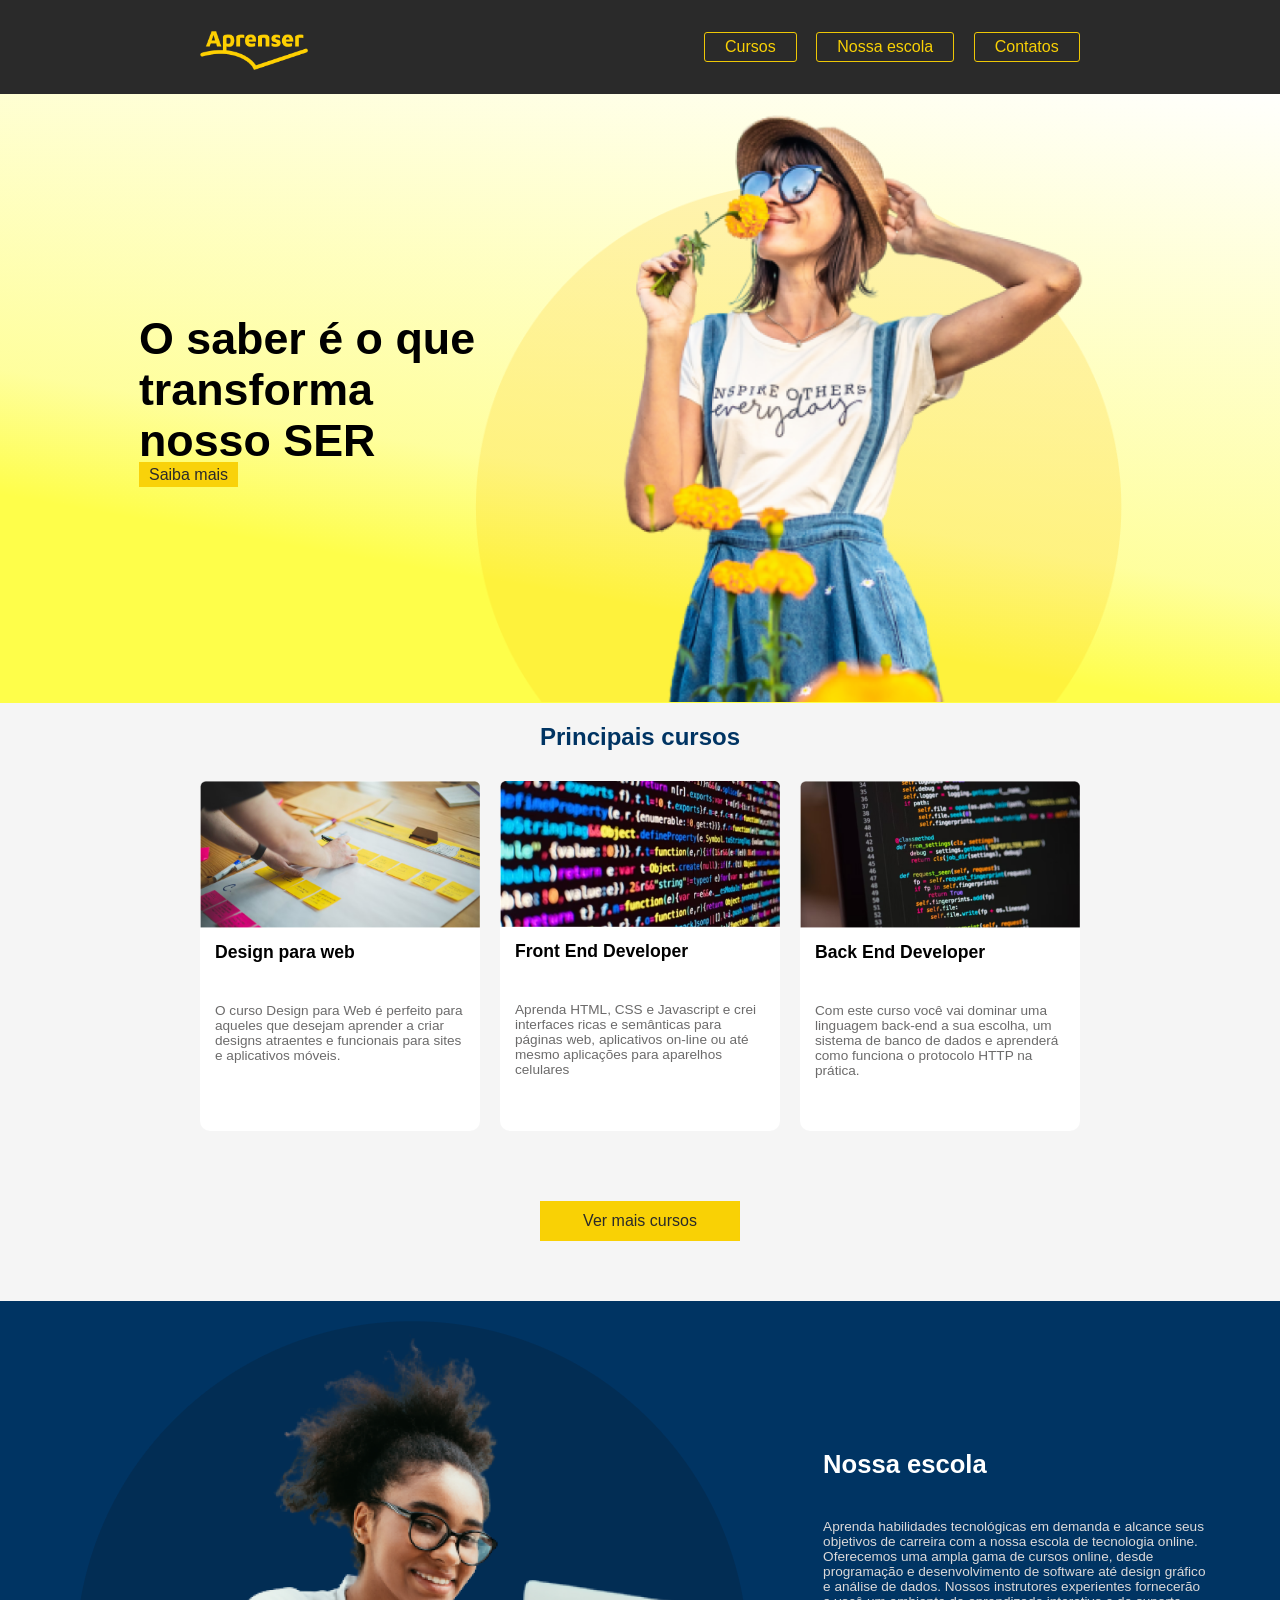
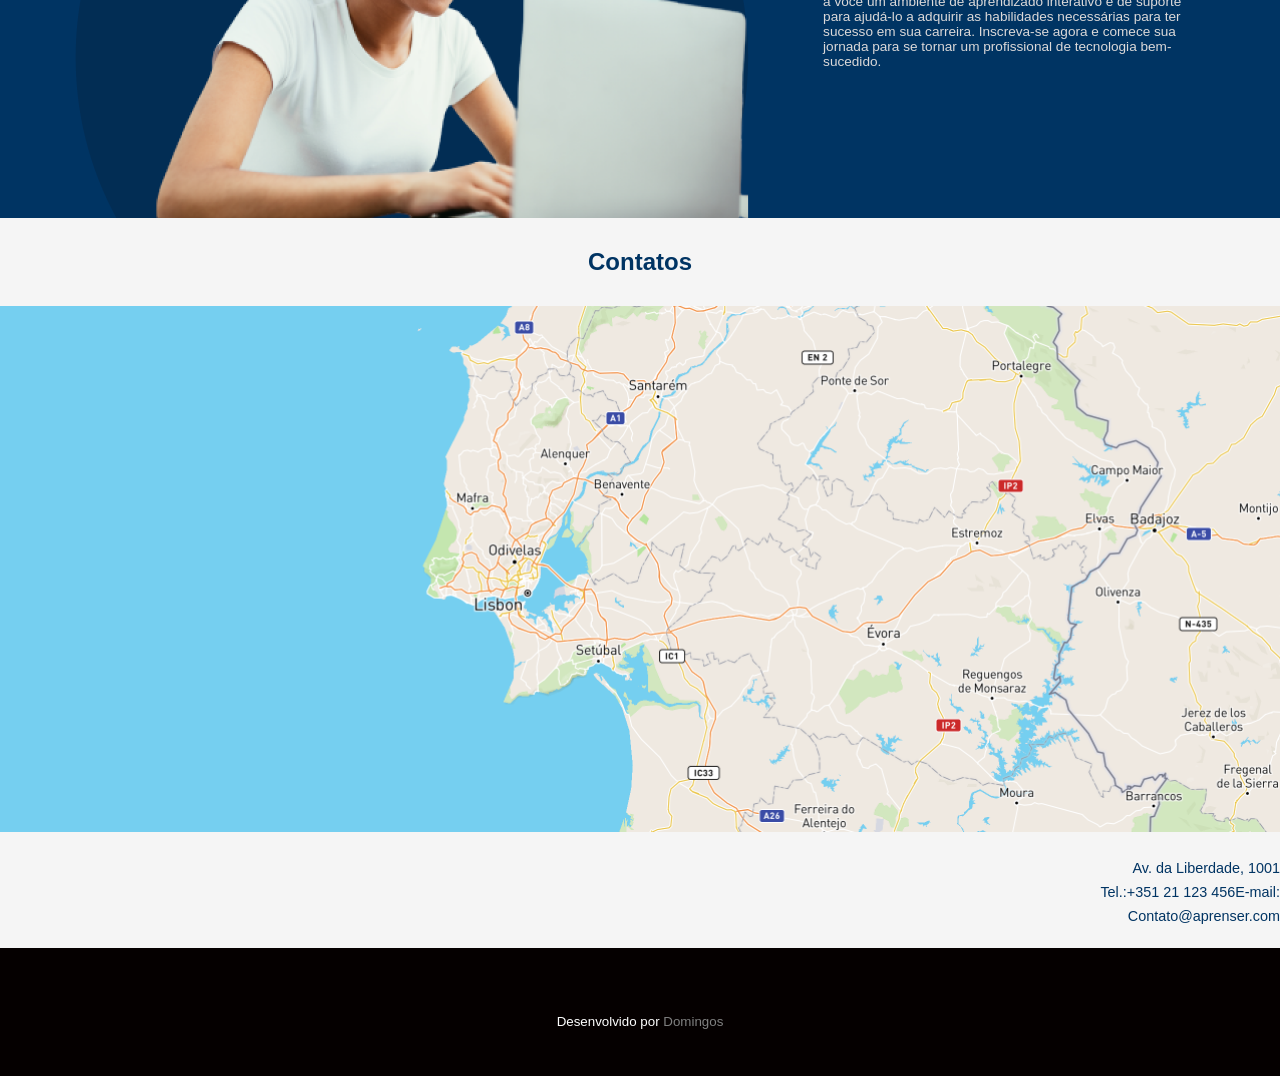
<file: index.html>
<!DOCTYPE html>
<html lang="pt-br">
<head>
    <meta charset="UTF-8">
    <meta name="viewport" content="width=device-width, initial-scale=1.0">
    <link rel="stylesheet" href="css/style.css">
    <link rel="shortcut icon" href="favicon.ico" type="image/x-icon">
    <title>Apenser</title>
</head>
<body>

    <header>
        <section class="header-sessao">
            <div class="logo">
                <a href="index.html" target="_self" rel="internal"><img src="imagens/logoAprenser.png" alt="apenser escola"></a>
            </div>
            <nav class="links-header">
                <ul>
                    <li><a href="#cursos">Cursos</a></li>
                    <li><a href="#Nescola">Nossa escola</a></li>
                    <li><a href="#contatos">Contatos</a></li>
                </ul>
            </nav>
        </section>

        <div class="container2">

            <div class="div1">
                <h1>O saber é o que <br> transforma <br> nosso SER</h1>
                <p>
                    <a class="saiba_mais" href="">Saiba mais</a>
                </p>
            </div>

            <div class="div2">
                <img src="imagens/HeroImage.png" alt="mulher heroic">
            </div>

        </div>
    </header>

    



    <main id="cursos">

        <div class="altura">
            <section class="main-titulo">
                    <h1>Principais cursos</h1>
            </section>
            <div class="main-cursos">
                <div class="main-cursos__front">
                    <img src="imagens/curso-design.png" alt="">
                    <h2>Design para web</h2>
                    <p>O curso Design para Web é perfeito para aqueles que desejam aprender a criar designs atraentes e funcionais para sites e aplicativos móveis.</p>
                </div>
                <div class="main-cursos__front">
                    <img src="imagens/curso-design-1.png" alt="">
                    <h2>Front End Developer</h2>
                    <p>Aprenda HTML, CSS e Javascript e crei interfaces ricas e semânticas para páginas web, aplicativos on-line ou até mesmo aplicações para aparelhos celulares
                    </p>
                </div>
                <div class="main-cursos__front">
                    <img src="imagens/curso-design-2.png" alt="">
                    <h2>Back End Developer</h2>
                    <p>Com este curso você vai dominar uma linguagem back-end a sua escolha, um sistema de banco de dados e aprenderá como funciona o protocolo HTTP na prática.</p>
                </div>
            </div>
            <div class="botao-cursos">
                <a href="#">Ver mais cursos</a>
            </div>
        </div>
    
        
         <section id="Nescola" class="escola altura" >
            <div class="nossa__escola-imagem">
                <img src="imagens/nossa-escola.png" alt="nossos cursos">
            </div>
            <div class="nossa__escola-detalhes">
                <h2>Nossa escola</h2>
                <p>Aprenda habilidades tecnológicas em demanda e alcance seus <br> objetivos de carreira com a nossa escola de tecnologia online. <br> Oferecemos uma ampla gama de cursos online, desde <br> programação e desenvolvimento de software até design gráfico <br>e análise de dados. Nossos instrutores experientes fornecerão <br>a você um ambiente de aprendizado interativo e de suporte <br> para ajudá-lo a adquirir as habilidades necessárias para ter <br> sucesso em sua carreira. Inscreva-se agora e comece sua <br> jornada para se tornar um profissional de tecnologia bem- <br> sucedido.</p>
            </div>
        </section> 



         <section id="contatos" class="contatos altura">
            <h2>Contatos</h2>
            <div class="contatos-mapa">
                <img src="imagens/map.png" alt="mapa da instituição">
            </div>
            <div class="contatos-endereço">
                <p>
                    Av. da Liberdade, 1001<br>
                    Tel.:+351 21 123 456E-mail:<br>
                    Contato@aprenser.com
                </p>
            </div>
        </section> 

    </main>





    <footer>
        <small
        >Desenvolvido por <a href="#" target="_blank" rel="external">Domingos</a></small>
    </footer>

</body>
</html>
</file>
<file: css/style.css>
@charset "UTF-8";

* {
    padding: 0;
    margin: 0px;
    box-sizing: border-box;
}

:root {
    /* cores */
    --color1: #2A2A2A;
    --color-links: #F9D105;
    --color-links-fraco: #f9d005f2;

    --color-header: #FEFE4A;
    --color-header-detalhes: #050000;
    --color-escola: #003463;

    /* fonts */
    --font1: sans-serif;
}

body {
    font-family: var(--font1);
}

.header-sessao {
    background-color: var(--color1);
    display: flex;
    flex-wrap: wrap;
    justify-content: space-around;
    align-items: center;
    padding: 20px 10px 20px 10px;
    position: ;
    width: 100%;
}

.header-sessao img {
    width: 100%;
    height: 50px;
}


.links-header ul li{
    display: inline-block;
    padding: 0px;
    border: 1px solid var(--color-links-fraco);
    border-radius: 3px;
    margin-left: 15px;
}

.links-header ul li a {
    padding: 5px 20px;
    display: inline-block;
   color: var(--color-links);
   text-decoration: none;
}

.links-header ul li a:hover {
    background-color: var(--color-links);
    color: var(--color1);
    transition: 0.5s;
}



.container-header {
    border: 1px solid red;
    background-image: linear-gradient(10deg, #FEFE4A 25%, #fefe4a89 40%, #fefe4a03 100%);
    height:100vh ;
}



.container2 {
    background-image: linear-gradient(10deg, #FEFE4A 25%, #fefe4a89 40%, #fefe4a03 100%);

    display: flex;
    align-items: center;
    flex-wrap: wrap;
    justify-content: center;
}

.div1 h1 {
    font-size: 2.8em;
    margin-left: 30px;
}

.div2 img {
    width: 96%;
    height: 100%;
    margin-bottom:-3px ;
}

.saiba_mais {
    margin-left: 30px;
    margin-top: 20px;
    background-color: var(--color-links-fraco);
    padding: 4px 10px;
    text-decoration: none;
    color: var(--color1);
}

.altura {
    
}


.main-titulo h1{
    margin:0px auto 20px auto;
    text-align: center;
    width: 50%;
    padding-top: 20px;
    color: var(--color-escola);
}


.main-cursos {
   display: flex;
   flex-direction: row;
   flex-wrap: wrap;
   justify-content: center;

}

.main-cursos > div{
    margin: 10px;
    padding: 0px;
    width: 280px;
    height: 350px;
    background-color: white;
    border-radius: 10px;
}

.main-cursos > div img {
    width: 100%;
}

.main-cursos >div h2 {
    font-size: 1.1em;
    padding: 10px 15px;
}

.main-cursos >div p {
    padding: 30px 15px;
    font-size: 0.85em;
    color: #6c6b6b;
}

main {
    background-color: #cccccc34;
}


.botao-cursos {
    text-align: center;
    margin:60px auto;
    border: 1px solid var(--color-links-fraco);
    background-color: var(--color-links);
    width: 200px;
    padding: 10px;
}

.botao-cursos a {
    text-decoration: none;
    color: var(--color1);
}

.escola {
    margin: 30px auto;
    display: flex;
    justify-content: space-evenly;
    align-items: center;
    flex-wrap: wrap;
    background-color: var(--color-escola);
    color: white;
}


.nossa__escola-imagem img {
    width: 100%;
    margin-top: 20px;
    margin-bottom: -4px;
}

.nossa__escola-detalhes {
    margin-top: 20px;
    padding-bottom: 20px;
}

.nossa__escola-detalhes h2 {
    padding-bottom: 40px;
    font-size: 1.6em;
}

.nossa__escola-detalhes p {
    font-size: 0.85em;
    color: #dbd9d9;
}

.contatos h2 {
    color: var(--color-escola);
    text-align: center;
    padding-bottom: 30px;
}

.contatos-mapa img {
    width: 100%;
}

.contatos-endereço {
    text-align: right;
    color: var(--color-escola);
    padding: 20px 0px;
    line-height: 24px;
    font-size: 0.9em;
}

footer{
    height: 80px;
    background-color: var(--color-header-detalhes);
    color: var(--color-header);
    text-align: center;
    vertical-align: center;
    padding: 5%;
}

small {
    color: white;
}

small a {
    text-decoration: none;
    color: gray;
}
</file>
